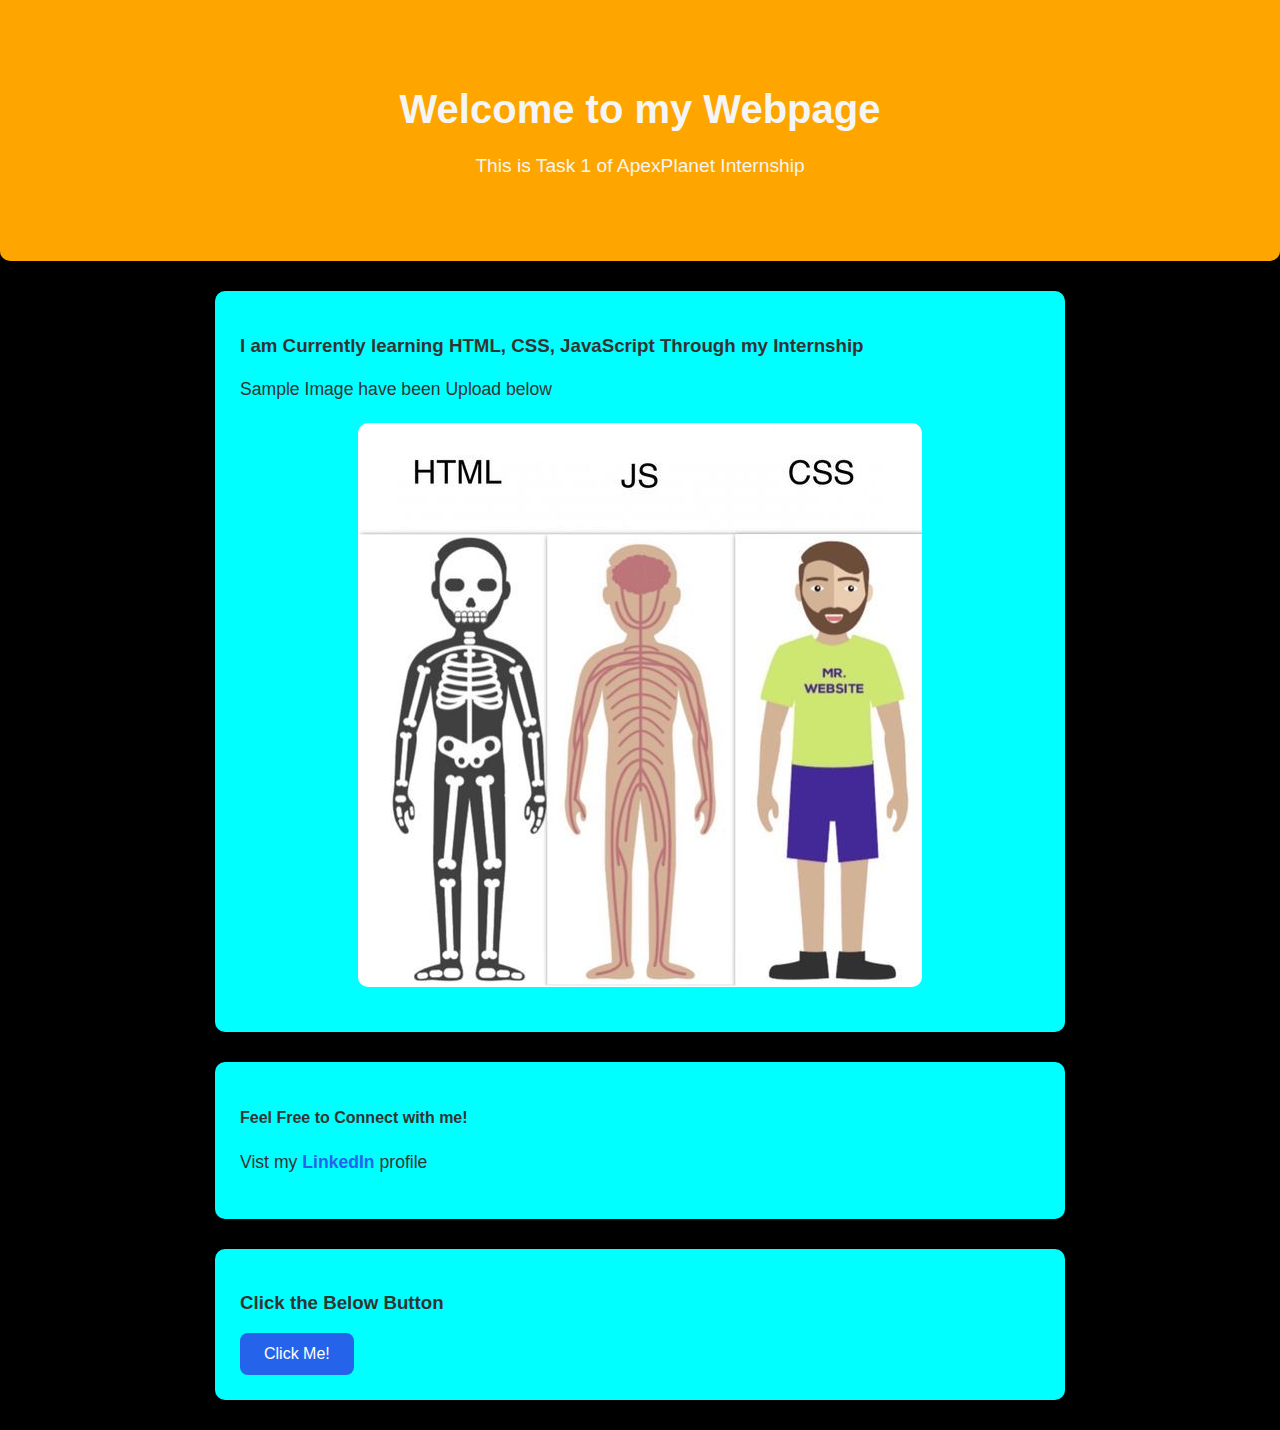
<file: Task1/index.html>
<!DOCTYPE html>
<html lang="en">
<head>
    <link rel="stylesheet" href="style.css">
    <title>Document</title>
</head>
<body>
    <header>
        <h1>Welcome to my Webpage</h1>
        <p>This is Task 1 of ApexPlanet Internship</p>
    </header>

    <div>
        <h3>I am Currently learning HTML, CSS, JavaScript Through my Internship</h3>
        <p>Sample Image have been Upload below</p>
        <img src="img.jpeg" alt="This is an image"> 
    </div>

    <div>
        <h4>Feel Free to Connect with me!</h4>
        <p>Vist my <a href="https://www.linkedin.com/in/dhanush-g-966a79278/">LinkedIn</a> profile</p>
    </div>


    <div>
        <h3>Click the Below Button</h3>
        <button onclick = "showMessage()">Click Me!</button>
    </div>

    <script src="script.js"></script>
</body>
</html>
</file>
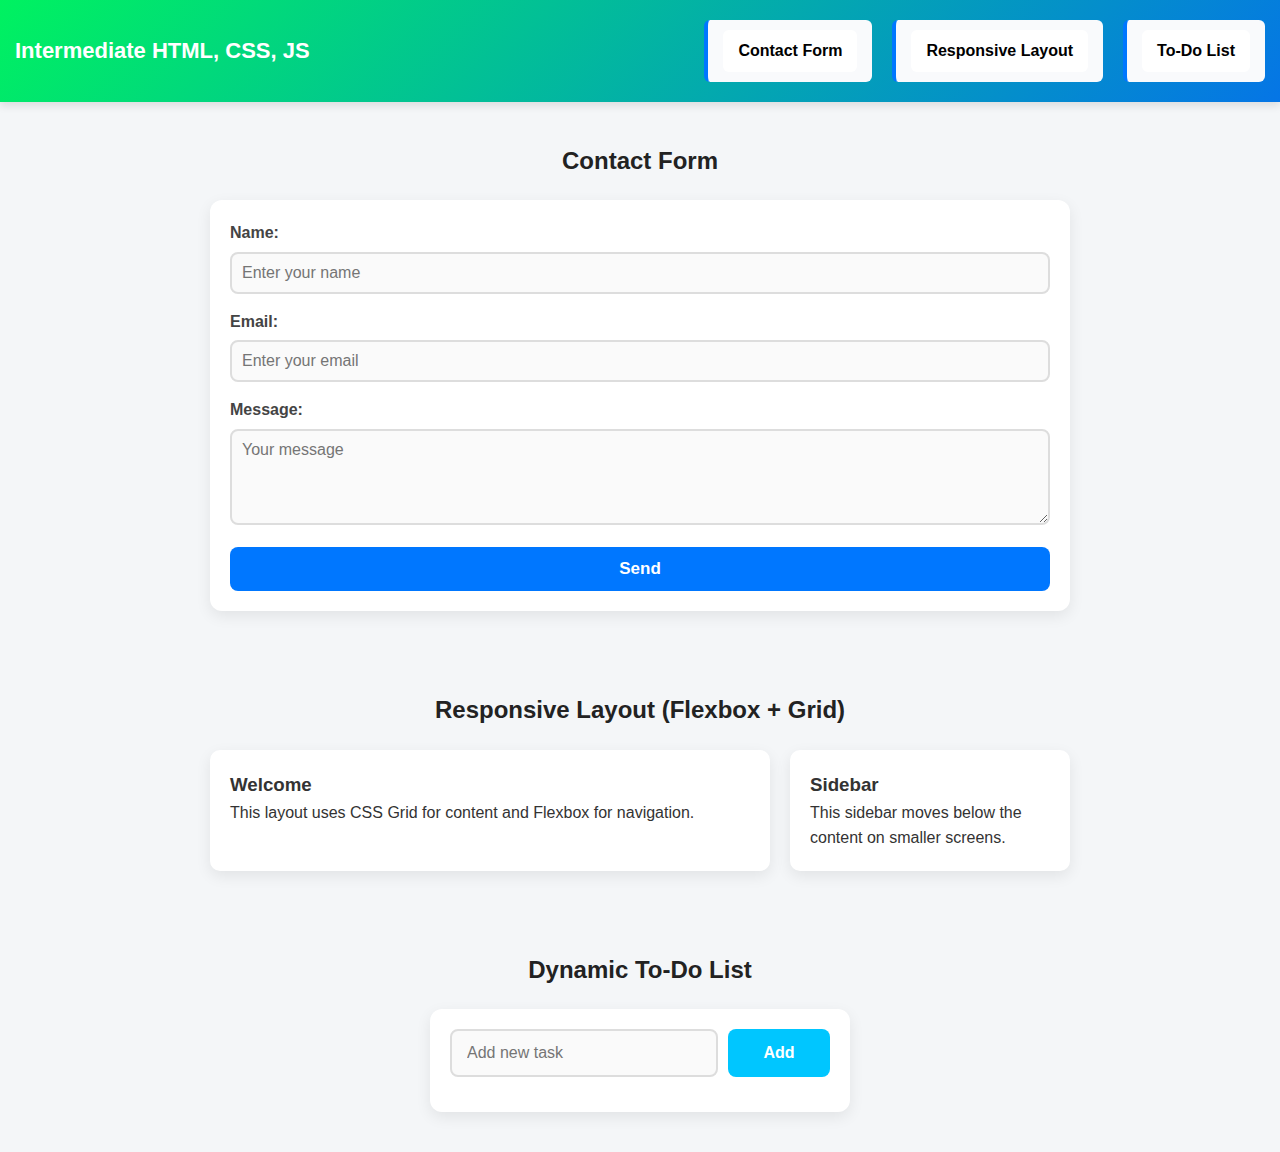
<file: Task2/index.html>
<!DOCTYPE html>
<html lang="en">
<head>
  <meta charset="UTF-8">
  <meta name="viewport" content="width=device-width, initial-scale=1.0">
  <title>Intermediate HTML, CSS, JS Project</title>
  <link rel="stylesheet" href="style.css">
</head>
<body>

  <nav>
    <h1>Intermediate HTML, CSS, JS</h1>
    <ul>
      <li><a href="#contact">Contact Form</a></li>
      <li><a href="#layout">Responsive Layout</a></li>
      <li><a href="#todo">To-Do List</a></li>
    </ul>
  </nav>

  <section id="contact">
    <h2>Contact Form</h2>
    <form class="contact-form" id="contactForm">
      <div class="form-group">
        <label>Name:</label>
        <input type="text" id="name" placeholder="Enter your name">
      </div>
      <div class="form-group">
        <label>Email:</label>
        <input type="email" id="email" placeholder="Enter your email">
      </div>
      <div class="form-group">
        <label>Message:</label>
        <textarea id="message" rows="4" placeholder="Your message"></textarea>
      </div>
      <button type="submit">Send</button>
    </form>
  </section>

  <section id="layout">
    <h2>Responsive Layout (Flexbox + Grid)</h2>
    <div class="container">
      <div class="box">
        <h3>Welcome</h3>
        <p>This layout uses CSS Grid for content and Flexbox for navigation.</p>
      </div>
      <div class="box">
        <h3>Sidebar</h3>
        <p>This sidebar moves below the content on smaller screens.</p>
      </div>
    </div>
  </section>

  <section id="todo"> 
  <h2>Dynamic To-Do List</h2>
  <div class="todo-container">
    <div class="input-row">
      <input type="text" id="taskInput" placeholder="Add new task">
      <button id="addBtn">Add</button>
    </div>
    <ul id="taskList"></ul>
  </div>
</section>

  <script src="script.js"></script>
</body>
</html>
</file>
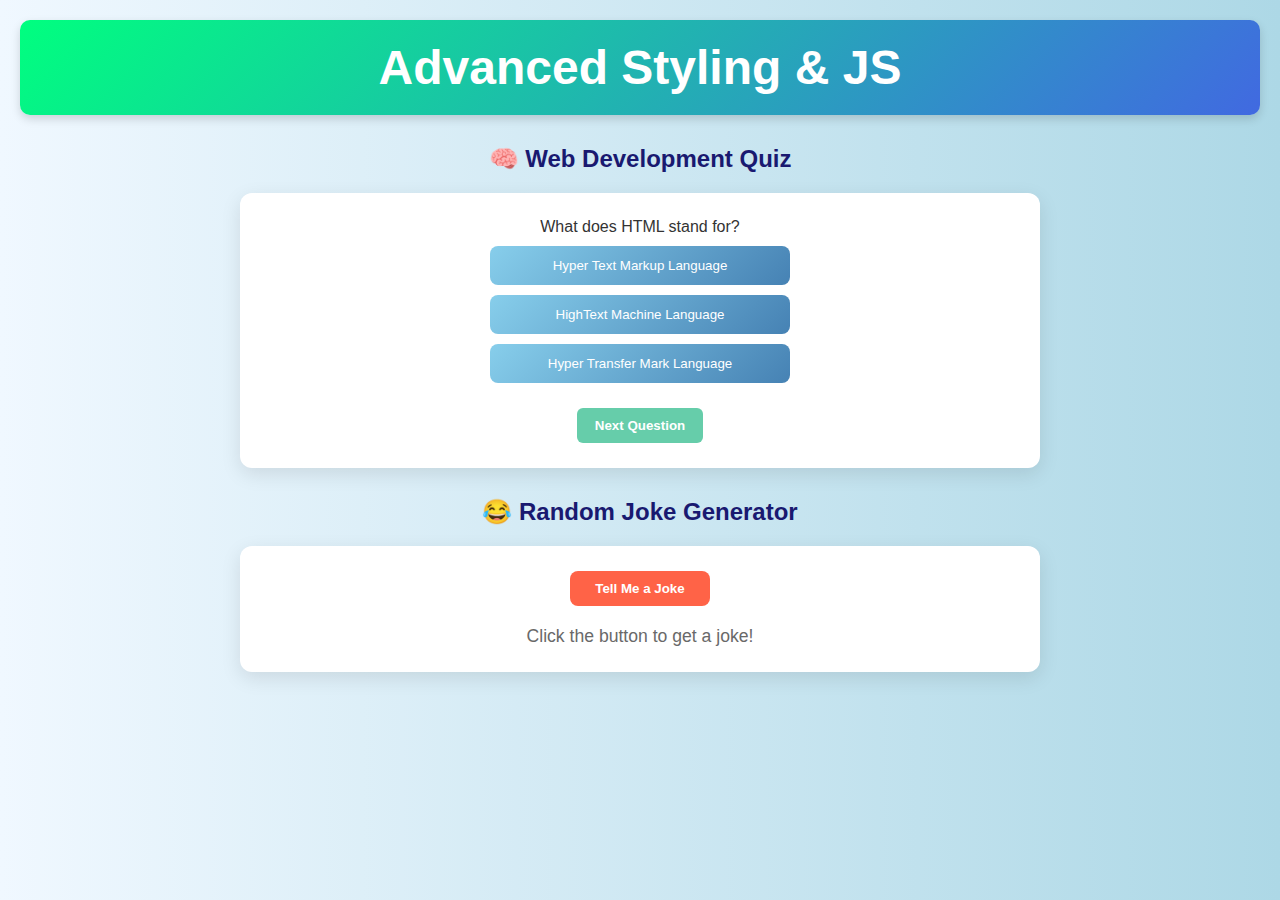
<file: Task3/index.html>
<!DOCTYPE html>
<html lang="en">
<head>
  <meta charset="UTF-8">
  <meta name="viewport" content="width=device-width, initial-scale=1">
  <title>Interactive Web Features</title>
  <link rel="stylesheet" href="style.css">
</head>
<body> 

  <nav>
    <h1> Advanced Styling & JS</h1>
  </nav>

  <section class="quiz-section">
    <h2>🧠 Web Development Quiz</h2>
    <div id="quiz-container" class="card">
      <p id="question">Loading question...</p>
      <div id="options"></div>
      <button class="next-btn" onclick="nextQuestion()">Next Question</button>
    </div>
  </section>

  <section class="api-section">
    <h2>😂 Random Joke Generator</h2>
    <div class="card">
      <button class="joke-btn" onclick="fetchJoke()">Tell Me a Joke</button>
      <p id="joke" class="joke-text">Click the button to get a joke!</p>
    </div>
  </section>

  <script src="script.js"></script>
</body>
</html>
</file>
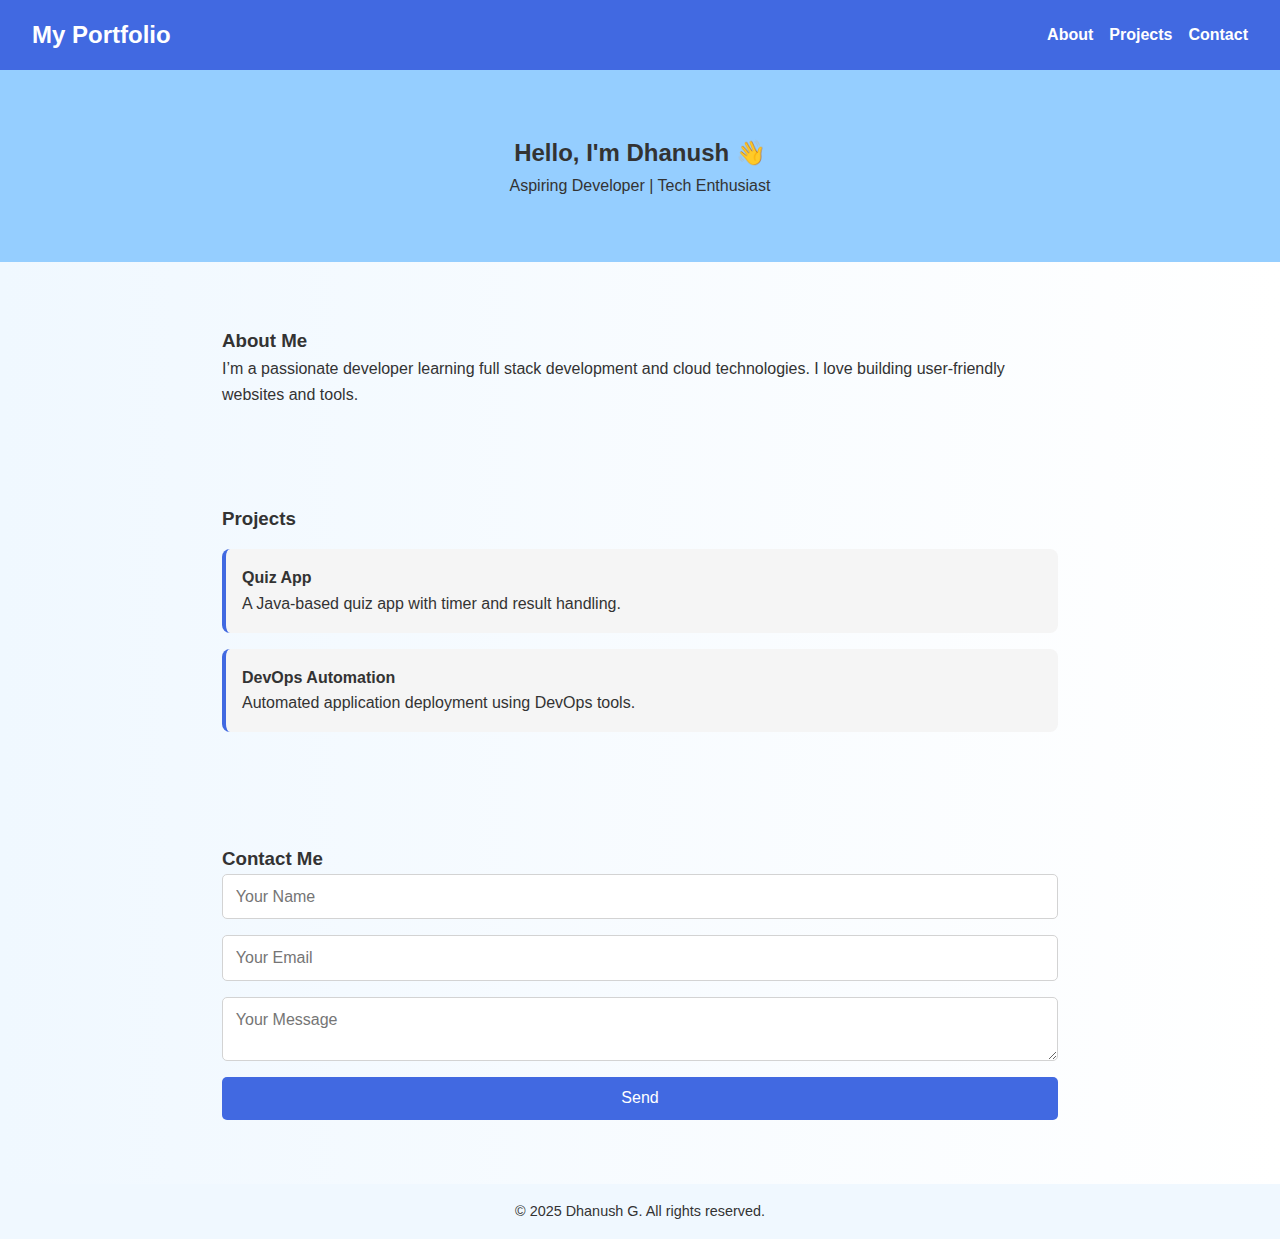
<file: Task4/index.html>
<!DOCTYPE html>
<html lang="en">
<head>
  <meta charset="UTF-8" />
  <meta name="viewport" content="width=device-width, initial-scale=1.0" />
  <title>My Portfolio</title>
  <link rel="stylesheet" href="style.css" />
</head>
<body>
  <nav>
    <h1>My Portfolio</h1>
    <ul>
      <li><a href="#about">About</a></li>
      <li><a href="#projects">Projects</a></li>
      <li><a href="#contact">Contact</a></li>
    </ul>
  </nav>

  <header>
    <h2>Hello, I'm Dhanush 👋</h2>
    <p>Aspiring Developer | Tech Enthusiast</p>
  </header>

  <section id="about">
    <h3>About Me</h3>
    <p>I’m a passionate developer learning full stack development and cloud technologies. I love building user-friendly websites and tools.</p>
  </section>

  <section id="projects">
    <h3>Projects</h3>
    <div class="project-card">
      <h4>Quiz App</h4>
      <p>A Java-based quiz app with timer and result handling.</p>
    </div>
    <div class="project-card">
      <h4>DevOps Automation</h4>
      <p>Automated application deployment using DevOps tools.</p>
    </div>
  </section>

  <section id="contact">
    <h3>Contact Me</h3>
    <form id="contactForm">
      <input type="text" placeholder="Your Name" required />
      <input type="email" placeholder="Your Email" required />
      <textarea placeholder="Your Message" required></textarea>
      <button type="submit">Send</button>
    </form>
    <p id="formMessage"></p>
  </section>

  <footer>
    <p>&copy; 2025 Dhanush G. All rights reserved.</p>
  </footer>

  <script src="script.js"></script>
</body>
</html>
</file>
<file: Task1/style.css>
body {
    font-family: 'Segoe UI', sans-serif;
    margin: 0;
    background-color:black;
    color: #333;
}

header {
    background-color: orange; 
    color: whitesmoke;
    padding: 60px 30px;
    text-align: center; 
    border-radius: 0 0 10px 10px;
}

header h1 {
    font-size: 2.5em;
    margin-bottom: 10px;
}

header p {
    font-size: 1.2em;
    font-weight: 400;
}

div{
    background-color:cyan;
    margin: 30px auto;
    padding: 25px;
    max-width: 800px;
    border-radius: 10px;
}

p {
    font-size: 1.1em;
    line-height: 1.6;
}

img {
    display: block;
    margin: 20px auto;
    max-width: 100%;
    height : auto;
    border-radius: 10px;
}

a {
    color: #2563eb;
    text-decoration: none;
    font-weight: bold;
}

a:hover {
    text-decoration: underline;
}

button {
    background-color: #2563eb;
    color: white;
    font-size: 1em;
    padding: 12px 24px; 
    border: none;
    border-radius: 8px;
    cursor: pointer;
}

button:hover {
    background-color: green;
}
</file>
<file: Task2/style.css>
* {
  box-sizing: border-box;
  margin: 0;
  padding: 0;
  font-family: "Segoe UI", Arial, sans-serif;
}

body {
  background: #f4f6f8;
  color: #333;
  line-height: 1.6;
}

nav {
  background: linear-gradient(135deg, #00f260, #0575e6);
  color: #fff;
  padding: 15px;
  display: flex;
  justify-content: space-between;
  align-items: center;
  box-shadow: 0 4px 8px rgba(0,0,0,0.1);
}

nav h1 {
  font-size: 22px;
  font-weight: bold;
}

nav ul {
  list-style: none;
  display: flex;
  gap: 20px;
}

nav a {
  background: white;
  color: black;
  text-decoration: none;
  font-weight: bold;
  padding: 8px 15px;
  border-radius: 6px;
  transition: 0.3s;
}

nav a:hover {
  background: linear-gradient(135deg, #fbc2eb, #a6c1ee);
}

section {
  padding: 40px 20px;
  max-width: 900px;
  margin: auto;
}

section h2 {
  text-align: center;
  margin-bottom: 20px;
  color: #222;
}

.contact-form,
.todo-container,
.box {
  background: #fff;
  padding: 20px;
  border-radius: 12px;
  box-shadow: 0 5px 15px rgba(0,0,0,0.08);
}

.form-group {
  margin-bottom: 15px;
}

label {
  display: block;
  margin-bottom: 6px;
  font-weight: 600;
  color: #444;
}

input, textarea {
  width: 100%;
  padding: 10px;
  border: 2px solid #ddd;
  border-radius: 8px;
  transition: 0.3s;
  font-size: 16px;
  background: #fafafa;
}

input:focus,
textarea:focus {
  border-color: #0077ff;
  background: #fff;
  outline: none;
}

button {
  width: 100%;
  padding: 12px;
  background: #0077ff;
  color: #fff;
  border: none;
  font-size: 17px;
  font-weight: bold;
  border-radius: 8px;
  cursor: pointer;
  transition: 0.3s;
}

button:hover {
  background: linear-gradient(135deg, green, cyan);
}

.container {
  display: grid;
  grid-template-columns: 2fr 1fr;
  gap: 20px;
  margin-top: 20px;
}

.box {
  border-radius: 10px;
}

.todo-container {
  width: 100%;
  max-width: 420px;
  margin: auto;
}

.input-row {
  display: flex;
  gap: 10px;
  margin-bottom: 15px;
  align-items: center;
}

.todo-container input {
  flex: 3;
  height: 48px;
  padding: 0 15px;
  border: 2px solid #ddd;
  border-radius: 8px;
  font-size: 16px;
  background: #fafafa;
}

.todo-container button {
  flex: 1;
  height: 48px;
  background: #00c6ff;
  font-size: 16px;
  font-weight: bold;
  border-radius: 8px;
  cursor: pointer;
  transition: 0.3s;
  white-space: nowrap;
}

.todo-container button:hover {
  background: linear-gradient(135deg, #28a745, #20c997);
  color: #fff;
}

ul {
  list-style: none;
  padding: 0;
}

li {
  background: #f9fafc;
  padding: 10px 15px;
  margin: 5px 0;
  display: flex;
  justify-content: space-between;
  align-items: flex-start;
  border-radius: 6px;
  border-left: 4px solid #0077ff;
  font-size: 16px;
  word-break: break-all;
  overflow-wrap: anywhere;
  white-space: normal;
}

li span {
  flex: 1;
  margin-right: 10px;
  display: inline-block;
}

.remove {
  background: none;
  border: none;
  color: red;
  font-size: 16px;
  cursor: pointer;
  transition: 0.3s ease-in-out;
  margin-left: 10px;
  padding: 8px 14px;
  border-radius: 6px;
}

.remove:hover {
  background: linear-gradient(135deg, red, cyan);
  color: white;
  box-shadow: 0 3px 8px rgba(0, 0, 0, 0.2);
}

@media(max-width: 768px) {
  .container {
    grid-template-columns: 1fr;
  }
  nav ul {
    flex-direction: column;
    gap: 10px;
  }
}
</file>
<file: Task3/style.css>
* {
  margin: 0;
  padding: 0;
  box-sizing: border-box;
  font-family: "Segoe UI", sans-serif;
}

body {
  background: linear-gradient(to right, aliceblue, lightblue);
  color: #333;
  padding: 20px;
}

nav {
  background: linear-gradient(135deg, springgreen, royalblue);
  padding: 20px;
  text-align: center;
  color: white;
  font-size: 1.5rem;
  border-radius: 10px;
  box-shadow: 0 4px 10px rgba(0,0,0,0.15);
  margin-bottom: 30px;
}

section {
  margin: 30px auto;
  max-width: 800px;
  text-align: center;
}

h2 {
  margin-bottom: 20px;
  color: midnightblue;
}

.card {
  background: white;
  padding: 25px;
  border-radius: 12px;
  box-shadow: 0 6px 20px rgba(0,0,0,0.1);
}

#options button {
  display: block;
  margin: 10px auto;
  padding: 12px 20px;
  width: 90%;
  max-width: 300px;
  background: linear-gradient(135deg, skyblue, steelblue);
  color: white;
  border: none;
  border-radius: 8px;
  cursor: pointer;
  transition: transform 0.2s ease, background 0.3s ease;
}

#options button:hover {
  transform: scale(1.05);
  background: linear-gradient(135deg, steelblue, skyblue);
}

.next-btn {
  margin-top: 15px;
  padding: 10px 18px;
  border: none;
  background: mediumaquamarine;
  color: white;
  font-weight: bold;
  border-radius: 6px;
  cursor: pointer;
  transition: background 0.3s ease;
}

.next-btn:hover {
  background: seagreen;
}

.joke-btn {
  padding: 10px 25px;
  background: tomato;
  color: white;
  font-weight: bold;
  border: none;
  border-radius: 8px;
  cursor: pointer;
  margin-bottom: 20px;
  transition: background 0.3s ease;
}

.joke-btn:hover {
  background: crimson;
}

.joke-text {
  font-size: 1.1rem;
  color: dimgray;
}

footer {
  text-align: center;
  margin-top: 50px;
  font-size: 0.95rem;
  color: gray;
}

@media (max-width: 768px) {
  nav h1 {
    font-size: 1.2rem;
  }

  h2 {
    font-size: 1.3rem;
  }
}
</file>
<file: Task4/style.css>
* {
  margin: 0;
  padding: 0;
  box-sizing: border-box;
  font-family: "Segoe UI", sans-serif;
}

body {
  background: linear-gradient(to right, aliceblue, white);
  color: #333;
  line-height: 1.6;
}

nav {
  background: royalblue;
  color: white;
  padding: 1rem 2rem;
  display: flex;
  justify-content: space-between;
  align-items: center;
}

nav h1 {
  font-size: 1.5rem;
}

nav ul {
  list-style: none;
  display: flex;
  gap: 1rem;
}

nav a {
  color: white;
  text-decoration: none;
  font-weight: bold;
}

header {
  text-align: center;
  padding: 4rem 2rem;
  background: rgb(149, 206, 255);
}

section {
  padding: 2rem;
  margin: 2rem auto;
  max-width: 900px;
}

.project-card {
  background: whitesmoke;
  padding: 1rem;
  margin: 1rem 0;
  border-left: 4px solid royalblue;
  border-radius: 8px;
}

form {
  display: flex;
  flex-direction: column;
  gap: 1rem;
}

form input,
form textarea {
  padding: 0.8rem;
  border: 1px solid lightgray;
  border-radius: 5px;
  font-size: 1rem;
}

form button {
  background-color: royalblue;
  color: white;
  border: none;
  padding: 0.8rem;
  font-size: 1rem;
  border-radius: 5px;
  cursor: pointer;
  transition: background 0.3s ease;
}

form button:hover {
  background-color: navy;
}

footer {
  text-align: center;
  padding: 1rem;
  background: aliceblue;
  font-size: 0.9rem;
}

@media screen and (max-width: 768px) {
  nav ul {
    flex-direction: column;
  }

  header {
    padding: 2rem;
  }
}
</file>
